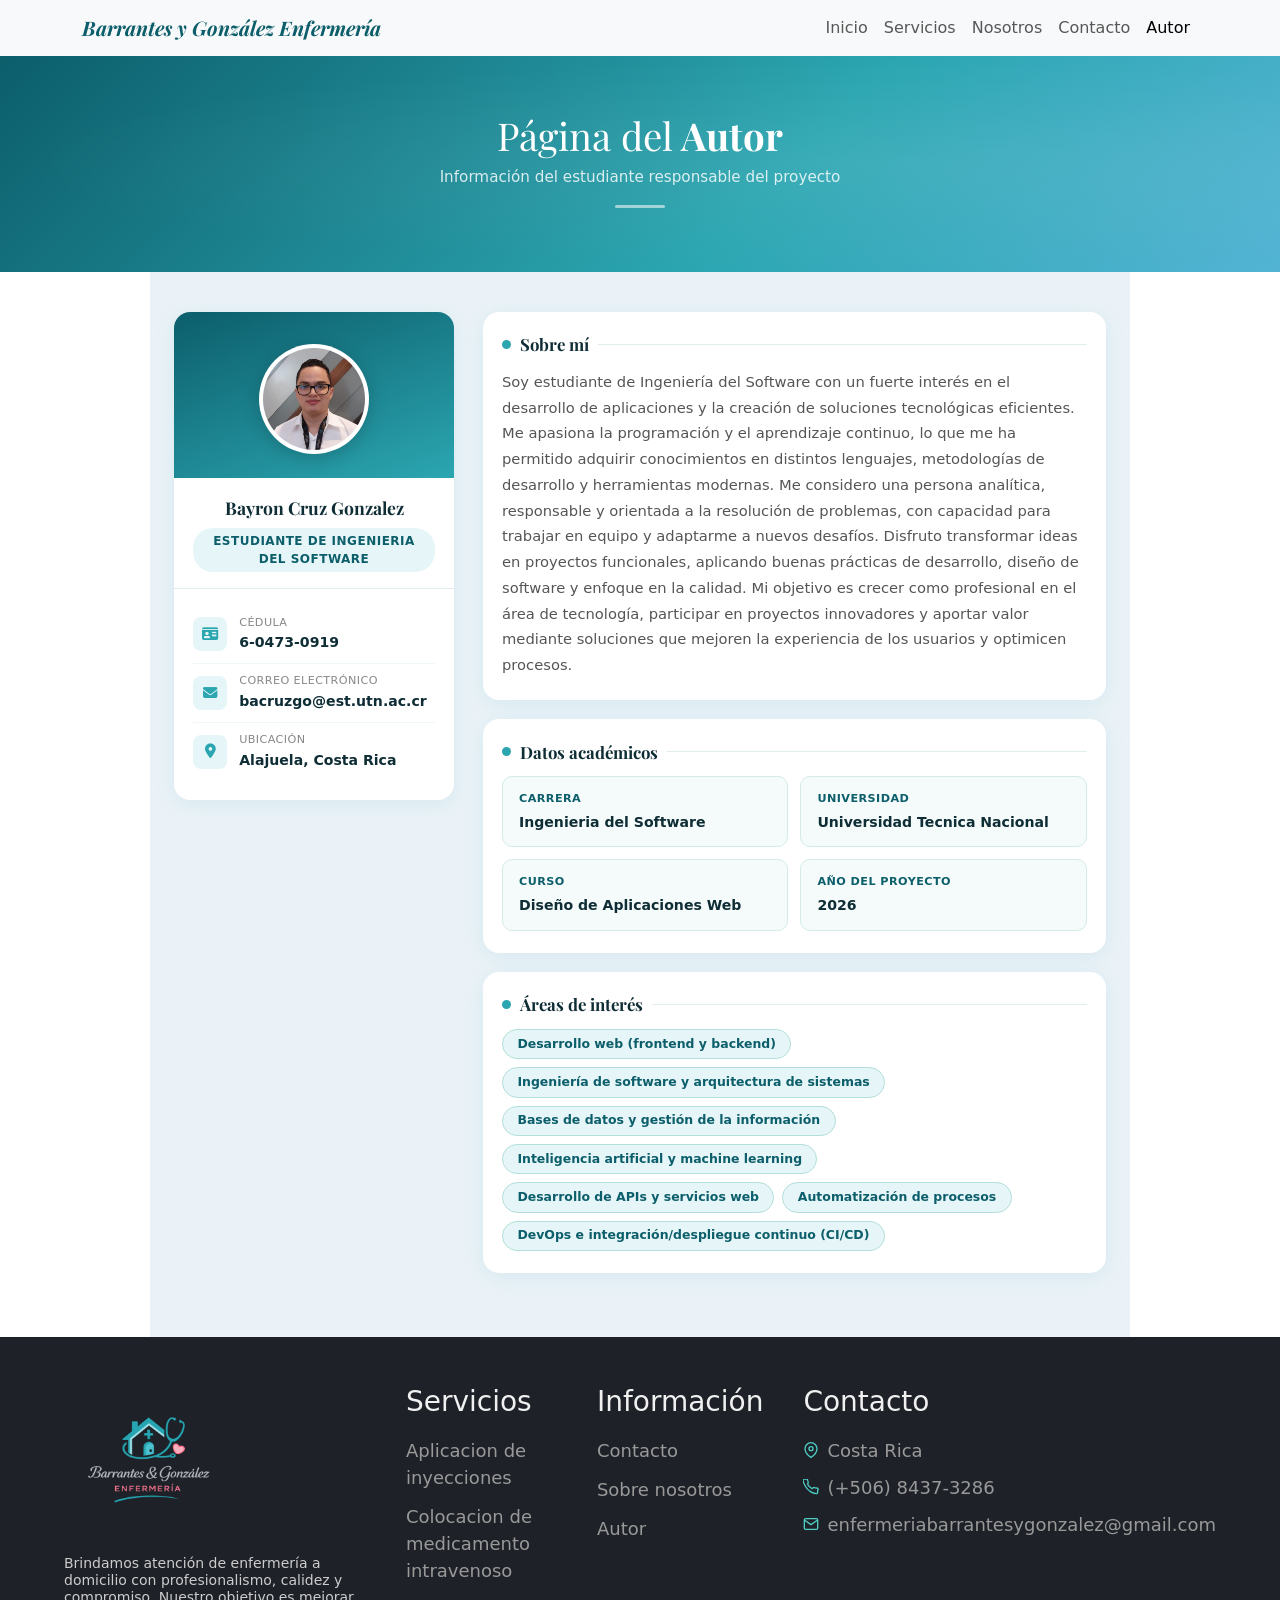
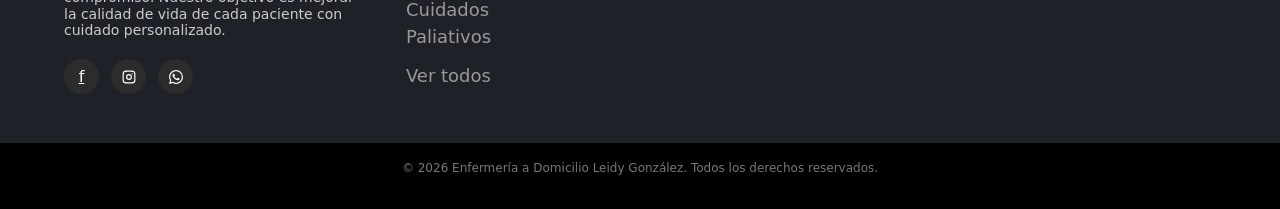
<file: autor.html>
<!DOCTYPE html>
<html lang="es">

<head>
    <meta charset='utf-8'>
    <meta http-equiv='X-UA-Compatible' content='IE=edge'>
    <title>Barrantes y González Enfermería</title>
    <meta name='viewport' content='width=device-width, initial-scale=1'>
    <link rel="icon" type="image/x-icon" href="assets/favicon.ico">

    <link rel='stylesheet' type='text/css' media='screen' href='main.css'>


    <link rel="stylesheet" href="https://cdn.jsdelivr.net/npm/bootstrap-icons@1.13.1/font/bootstrap-icons.min.css">
    <link href="https://cdn.jsdelivr.net/npm/bootstrap@5.3.8/dist/css/bootstrap.min.css" rel="stylesheet"
        integrity="sha384-sRIl4kxILFvY47J16cr9ZwB07vP4J8+LH7qKQnuqkuIAvNWLzeN8tE5YBujZqJLB" crossorigin="anonymous">

    <link href="https://fonts.googleapis.com/css2?family=Playfair+Display:ital,wght@1,600&display=swap"
        rel="stylesheet">

    <link rel="stylesheet" href="https://cdnjs.cloudflare.com/ajax/libs/font-awesome/6.5.0/css/all.min.css">
</head>

<body>

    <!-- NAVBAR -->
    <nav class="navbar navbar-expand-lg bg-body-tertiary">
        <div class="container">
            <a class="navbar-brand fw-bold titulo-navbar" href="#">Barrantes y González Enfermería</a>
            <button class="navbar-toggler" type="button" data-bs-toggle="collapse" data-bs-target="#mainNavbar"
                aria-controls="mainNavbar" aria-expanded="false" aria-label="Toggle navigation">
                <i class="bi bi-list"></i>
            </button>
            <div class="collapse navbar-collapse" id="mainNavbar">
                <ul class="navbar-nav ms-auto">
                    <li class="nav-item"><a class="nav-link" href="index.html">Inicio</a></li>
                    <li class="nav-item"><a class="nav-link" href="servicios.html">Servicios</a></li>
                    <li class="nav-item"><a class="nav-link" href="nosotros.html">Nosotros</a></li>
                    <li class="nav-item"><a class="nav-link" href="contacto.html">Contacto</a></li>
                    <li class="nav-item"><a class="nav-link active" href="autor.html">Autor</a></li>
                </ul>
            </div>
        </div>
    </nav>

    <!-- HERO -->
    <section class="hero">
        <h1 class="hero__title"><span>Página del</span> Autor</h1>
        <p class="hero__sub">Información del estudiante responsable del proyecto</p>
        <div class="hero__line"></div>
    </section>

    <main class="autor-wrap">


        <div class="autor-profile-card">

            <div class="autor-profile-card__photo-bg">
                <div class="autor-photo-ring">
                    <img src="assets/bayron_picture.jpg" alt="">

                </div>
            </div>

            <div class="autor-profile-card__name-wrap">
                <p class="autor-profile-card__name">Bayron Cruz Gonzalez</p>
                <span class="autor-profile-card__role">Estudiante de Ingenieria del Software</span>
            </div>

            <ul class="autor-contact-list">
                <li class="autor-contact-item">
                    <div class="autor-contact-icon">
                        <i class="fa-solid fa-id-card"></i>
                    </div>
                    <div>
                        <p class="autor-contact-label">Cédula</p>
                        <p class="autor-contact-value">6-0473-0919</p>
                    </div>
                </li>
                <li class="autor-contact-item">
                    <div class="autor-contact-icon">
                        <i class="fa-solid fa-envelope"></i>
                    </div>
                    <div>
                        <p class="autor-contact-label">Correo electrónico</p>
                        <p class="autor-contact-value">bacruzgo@est.utn.ac.cr</p>
                    </div>
                </li>
                <li class="autor-contact-item">
                    <div class="autor-contact-icon">
                        <i class="fa-solid fa-location-dot"></i>
                    </div>
                    <div>
                        <p class="autor-contact-label">Ubicación</p>
                        <p class="autor-contact-value">Alajuela, Costa Rica</p>
                    </div>
                </li>
            </ul>
        </div>

        <div class="autor-right-col">

            <div class="autor-section-card">
                <h2 class="autor-section-title">
                    <span class="autor-dot"></span>Sobre mí
                </h2>
                <p class="autor-bio">
                    Soy estudiante de Ingeniería del Software con un fuerte interés en el desarrollo de aplicaciones y
                    la creación de soluciones tecnológicas eficientes. Me apasiona la programación y el aprendizaje
                    continuo, lo que me ha permitido adquirir conocimientos en distintos lenguajes, metodologías de
                    desarrollo y herramientas modernas.

                    Me considero una persona analítica, responsable y orientada a la resolución de problemas, con
                    capacidad para trabajar en equipo y adaptarme a nuevos desafíos. Disfruto transformar ideas en
                    proyectos funcionales, aplicando buenas prácticas de desarrollo, diseño de software y enfoque en la
                    calidad.

                    Mi objetivo es crecer como profesional en el área de tecnología, participar en proyectos innovadores
                    y aportar valor mediante soluciones que mejoren la experiencia de los usuarios y optimicen procesos.
                </p>
            </div>

            <div class="autor-section-card">
                <h2 class="autor-section-title">
                    <span class="autor-dot"></span>Datos académicos
                </h2>
                <div class="autor-info-grid">
                    <div class="autor-info-block">
                        <p class="autor-info-label">Carrera</p>
                        <p class="autor-info-value">Ingenieria del Software</p>
                    </div>
                    <div class="autor-info-block">
                        <p class="autor-info-label">Universidad</p>
                        <p class="autor-info-value">Universidad Tecnica Nacional</p>
                    </div>
                    <div class="autor-info-block">
                        <p class="autor-info-label">Curso</p>
                        <p class="autor-info-value">Diseño de Aplicaciones Web</p>
                    </div>
                    <div class="autor-info-block">
                        <p class="autor-info-label">Año del proyecto</p>
                        <p class="autor-info-value">2026</p>
                    </div>
                </div>
            </div>

            <div class="autor-section-card">
                <h2 class="autor-section-title">
                    <span class="autor-dot"></span>Áreas de interés
                </h2>
                <div class="autor-chips">
                    <span class="autor-chip">Desarrollo web (frontend y backend)</span>
                    <span class="autor-chip">Ingeniería de software y arquitectura de sistemas</span>
                    <span class="autor-chip">Bases de datos y gestión de la información</span>
                    <span class="autor-chip">Inteligencia artificial y machine learning</span>
                    <span class="autor-chip">Desarrollo de APIs y servicios web</span>
                    <span class="autor-chip">Automatización de procesos</span>
                    <span class="autor-chip">DevOps e integración/despliegue continuo (CI/CD)</span>
                </div>
            </div>

        </div>
    </main>

    <!-- FOOTER -->
    <footer>
        <div class="footer-wrap">
            <div class="footer-content">

                <div class="footer-columns footer-about">
                    <div class="footer-logo">
                        <img src="assets/LogoEnfermeriaB&G.png" alt="Barrantes & González Enfermería">
                    </div>

                    <p class="footer-description">
                        Brindamos atención de enfermería a domicilio con profesionalismo, calidez y compromiso.
                        Nuestro objetivo es mejorar la calidad de vida de cada paciente con cuidado personalizado.
                    </p>

                    <div class="footer-social">
                        <a href="https://www.facebook.com/share/18PumKnkA3/" target="_blank" aria-label="Facebook">f</a>
                        <a href="https://www.instagram.com/enfermeriabarrantesygonzalez?igsh=djk5enp1NzdvaDA1"
                            target="_blank" aria-label="Instagram">
                            <svg width="14" height="14" viewBox="0 0 24 24" fill="none" stroke="currentColor"
                                stroke-width="2">
                                <rect x="2" y="2" width="20" height="20" rx="5" />
                                <circle cx="12" cy="12" r="4" />
                                <circle cx="17.5" cy="6.5" r="1" fill="currentColor" stroke="none" />
                            </svg>
                        </a>
                        <a href="https://wa.me/50684373286?text=Hola,%20me%20interesa%20información%20sobre%20sus%20servicios"
                            target="_blank" aria-label="WhatsApp">
                            <svg width="14" height="14" viewBox="0 0 24 24" fill="currentColor">
                                <path
                                    d="M17.472 14.382c-.297-.149-1.758-.867-2.03-.967-.273-.099-.471-.148-.67.15-.197.297-.767.966-.94 1.164-.173.199-.347.223-.644.075-.297-.15-1.255-.463-2.39-1.475-.883-.788-1.48-1.761-1.653-2.059-.173-.297-.018-.458.13-.606.134-.133.298-.347.446-.52.149-.174.198-.298.298-.497.099-.198.05-.371-.025-.52-.075-.149-.669-1.612-.916-2.207-.242-.579-.487-.5-.669-.51-.173-.008-.371-.01-.57-.01-.198 0-.52.074-.792.372-.272.297-1.04 1.016-1.04 2.479 0 1.462 1.065 2.875 1.213 3.074.149.198 2.096 3.2 5.077 4.487.709.306 1.262.489 1.694.625.712.227 1.36.195 1.871.118.571-.085 1.758-.719 2.006-1.413.248-.694.248-1.289.173-1.413-.074-.124-.272-.198-.57-.347m-5.421 7.403h-.004a9.87 9.87 0 01-5.031-1.378l-.361-.214-3.741.982.998-3.648-.235-.374a9.86 9.86 0 01-1.51-5.26c.001-5.45 4.436-9.884 9.888-9.884 2.64 0 5.122 1.03 6.988 2.898a9.825 9.825 0 012.893 6.994c-.003 5.45-4.437 9.884-9.885 9.884m8.413-18.297A11.815 11.815 0 0012.05 0C5.495 0 .16 5.335.157 11.892c0 2.096.547 4.142 1.588 5.945L.057 24l6.305-1.654a11.882 11.882 0 005.683 1.448h.005c6.554 0 11.89-5.335 11.893-11.893a11.821 11.821 0 00-3.48-8.413Z" />
                            </svg>
                        </a>
                    </div>
                </div>

                <div class="footer-columns">
                    <h3>Servicios</h3>
                    <ul class="wdm-footer-list">
                        <li class="wdm-list-item"><a href="servicios.html#servicio-1">Aplicacion de inyecciones</a></li>
                        <li class="wdm-list-item"><a href="servicios.html#servicio-2">Colocacion de medicamento
                                intravenoso</a></li>
                        <li class="wdm-list-item"><a href="servicios.html#servicio-7">Cuidados Paliativos</a></li>
                        <li class="wdm-list-item"><a href="servicios.html">Ver todos</a></li>
                    </ul>
                </div>

                <div class="footer-columns">
                    <h3>Información</h3>
                    <ul class="wdm-footer-list">
                        <li class="wdm-list-item"><a href="contacto.html">Contacto</a></li>
                        <li class="wdm-list-item"><a href="nosotros.html">Sobre nosotros</a></li>
                        <li class="wdm-list-item"><a href="autor.html">Autor</a></li>
                    </ul>
                </div>

                <div class="footer-columns">
                    <h3>Contacto</h3>
                    <div class="footer-contact-item">
                        <svg class="contact-icon" viewBox="0 0 24 24" fill="none" stroke="currentColor"
                            stroke-width="2">
                            <path d="M21 10c0 7-9 13-9 13s-9-6-9-13a9 9 0 0118 0z" />
                            <circle cx="12" cy="10" r="3" />
                        </svg>
                        Costa Rica
                    </div>
                    <div class="footer-contact-item">
                        <svg class="contact-icon" viewBox="0 0 24 24" fill="none" stroke="currentColor"
                            stroke-width="2">
                            <path
                                d="M22 16.92v3a2 2 0 01-2.18 2 19.79 19.79 0 01-8.63-3.07A19.5 19.5 0 013.07 9.81a19.79 19.79 0 01-3.07-8.68A2 2 0 012 .18h3a2 2 0 012 1.72c.127.96.361 1.903.7 2.81a2 2 0 01-.45 2.11L6.91 7.91a16 16 0 006.72 6.72l1.29-1.29a2 2 0 012.11-.45c.907.339 1.85.573 2.81.7A2 2 0 0122 16.92z" />
                        </svg>
                        (+506) 8437-3286
                    </div>
                    <div class="footer-contact-item">
                        <svg class="contact-icon" viewBox="0 0 24 24" fill="none" stroke="currentColor"
                            stroke-width="2">
                            <path d="M4 4h16c1.1 0 2 .9 2 2v12c0 1.1-.9 2-2 2H4c-1.1 0-2-.9-2-2V6c0-1.1.9-2 2-2z" />
                            <polyline points="22,6 12,13 2,6" />
                        </svg>
                        enfermeriabarrantesygonzalez@gmail.com
                    </div>
                </div>

            </div>
        </div>

        <div class="footer-bottom">
            <p>© 2026 Enfermería a Domicilio Leidy González. Todos los derechos reservados.</p>
        </div>
    </footer>

    <script src="https://cdnjs.cloudflare.com/ajax/libs/bootstrap/5.3.3/js/bootstrap.bundle.min.js"></script>
</body>

</html>
</file>
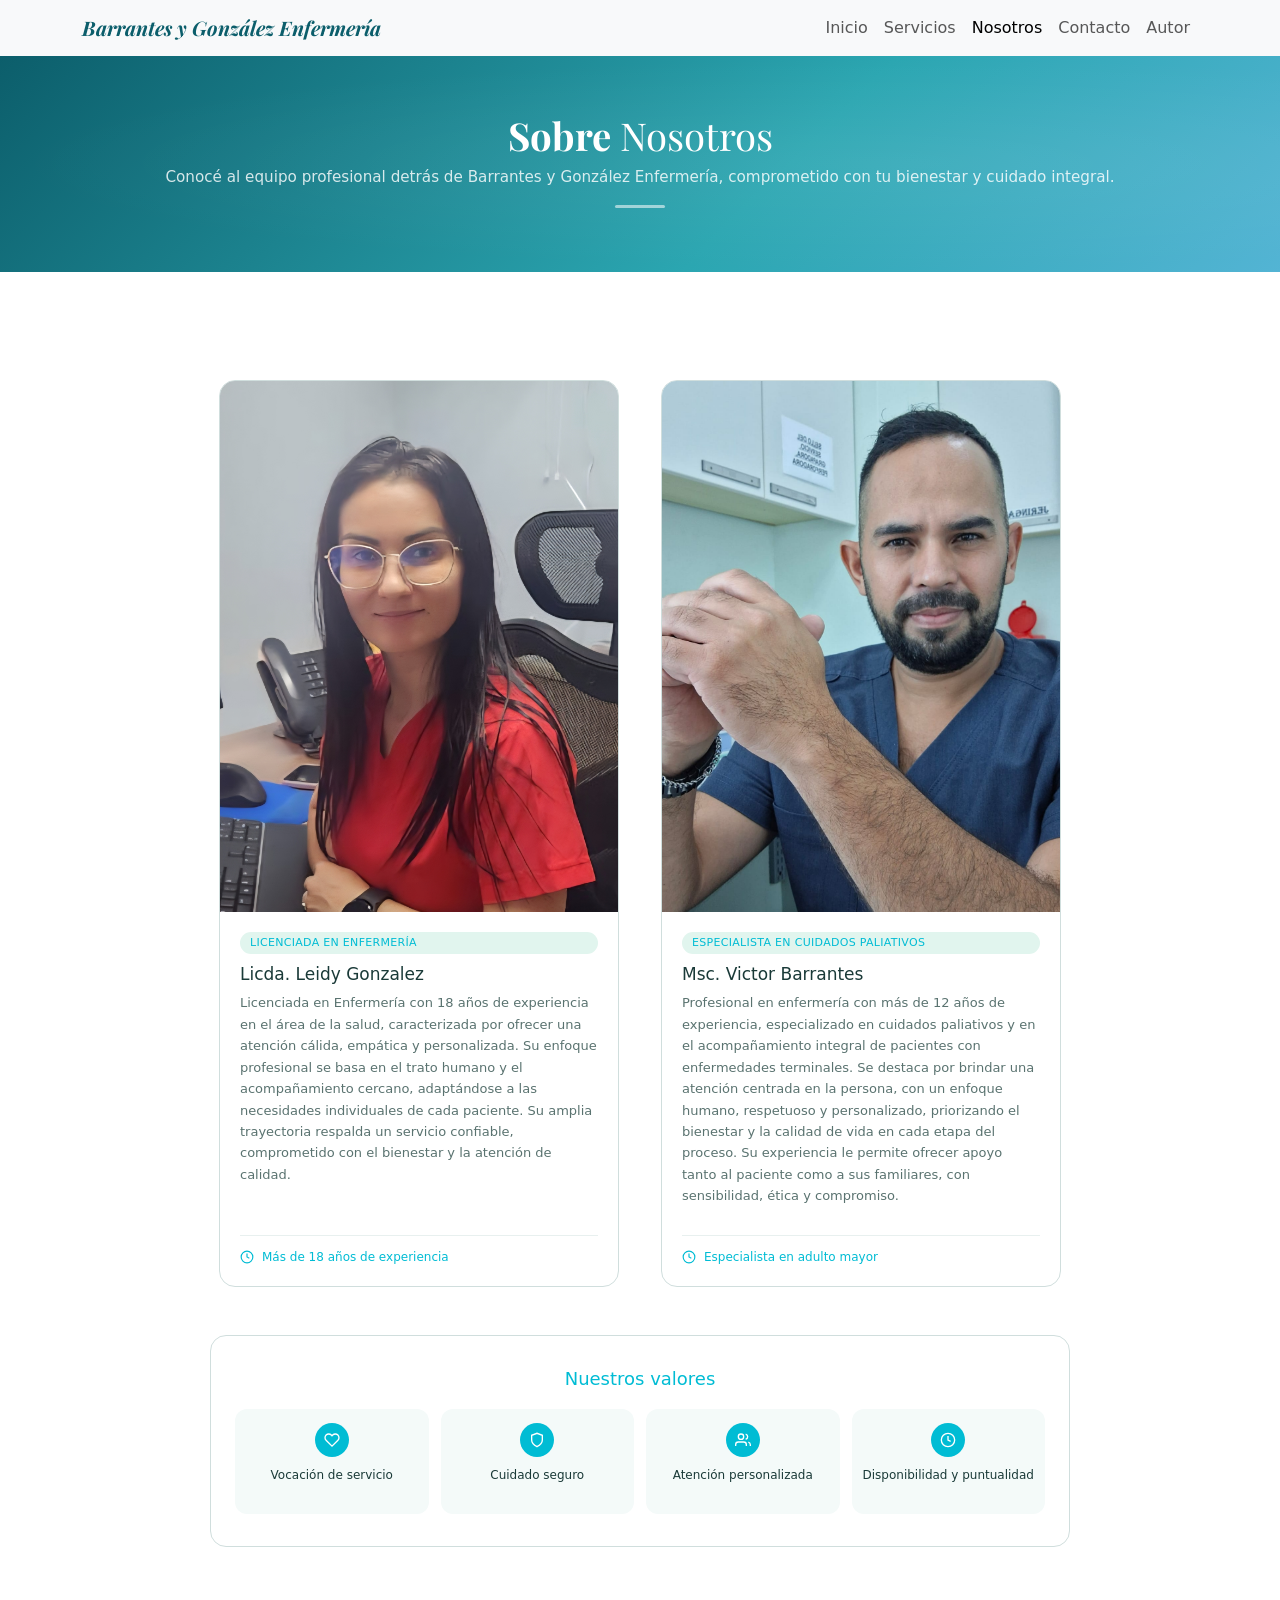
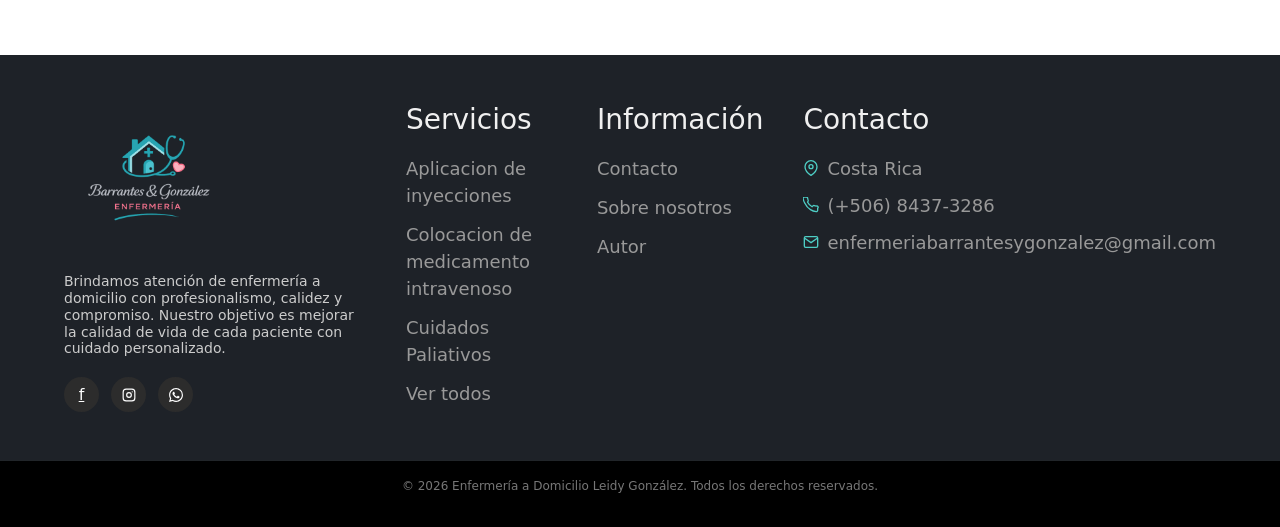
<file: nosotros.html>
<!doctype html>
<html lang="en">

<head>
    <meta charset='utf-8'>
    <meta http-equiv='X-UA-Compatible' content='IE=edge'>
    <title>Barrantes y González Enfermería</title>
    <meta name='viewport' content='width=device-width, initial-scale=1'>
    <link rel="icon" type="image/x-icon" href="assets/favicon.ico">

    <link rel='stylesheet' type='text/css' media='screen' href='main.css'>


    <link rel="stylesheet" href="https://cdn.jsdelivr.net/npm/bootstrap-icons@1.13.1/font/bootstrap-icons.min.css">
    <link href="https://cdn.jsdelivr.net/npm/bootstrap@5.3.8/dist/css/bootstrap.min.css" rel="stylesheet"
        integrity="sha384-sRIl4kxILFvY47J16cr9ZwB07vP4J8+LH7qKQnuqkuIAvNWLzeN8tE5YBujZqJLB" crossorigin="anonymous">

    <link href="https://fonts.googleapis.com/css2?family=Playfair+Display:ital,wght@1,600&display=swap"
        rel="stylesheet">
</head>

<body>
    <header>
        <!-- NAVBAR -->
        <nav class="navbar navbar-expand-lg bg-body-tertiary">
            <div class="container">
                <a class="navbar-brand fw-bold titulo-navbar" href="#">Barrantes y González Enfermería</a>
                <button class="navbar-toggler" type="button" data-bs-toggle="collapse" data-bs-target="#mainNavbar"
                    aria-controls="mainNavbar" aria-expanded="false" aria-label="Toggle navigation">
                    <i class="bi bi-list"></i>
                </button>
                <div class="collapse navbar-collapse" id="mainNavbar">
                    <ul class="navbar-nav ms-auto">
                        <li class="nav-item"><a class="nav-link" href="index.html">Inicio</a></li>
                        <li class="nav-item"><a class="nav-link" href="servicios.html">Servicios</a></li>
                        <li class="nav-item"><a class="nav-link active" href="nosotros.html">Nosotros</a></li>
                        <li class="nav-item"><a class="nav-link" href="contacto.html">Contacto</a></li>
                        <li class="nav-item"><a class="nav-link" href="autor.html">Autor</a></li>
                    </ul>
                </div>
            </div>
        </nav>

    </header>

    <!-- HERO -->
    <section class="hero">
        <h1 class="hero__title">Sobre <span>Nosotros</span></h1>
        <p class="hero__sub">Conocé al equipo profesional detrás de Barrantes y González Enfermería, comprometido con tu bienestar y
            cuidado
            integral.</p>
        <div class="hero__line"></div>
    </section>

    <main>

        <section class="qs-page">
            <div class="qs-body">

                <div class="qs-cards">

                    <div class="doctor-card">
                        <div class="doctor-img-wrap">
                            <img src="assets/enfLeidy.jpg" alt="Licda. Leidy Gonzalez"
                                onerror="this.style.display='none';this.nextElementSibling.style.display='flex'">
                        </div>
                        <div class="doctor-info">
                            <span class="doctor-tag">Licenciada en Enfermería</span>
                            <h3>Licda. Leidy Gonzalez</h3>
                            <p>Licenciada en Enfermería con 18 años de experiencia en el área de la salud, caracterizada
                                por ofrecer una atención cálida, empática y personalizada. Su enfoque profesional se
                                basa en el trato humano y el acompañamiento cercano, adaptándose a las necesidades
                                individuales de cada paciente. Su amplia trayectoria respalda un servicio confiable,
                                comprometido con el bienestar y la atención de calidad.</p>
                            <div class="doctor-divider"></div>
                            <div class="doctor-stat">
                                <svg viewBox="0 0 24 24" fill="none" stroke="currentColor" stroke-width="2">
                                    <circle cx="12" cy="12" r="10" />
                                    <path d="M12 6v6l4 2" />
                                </svg>
                                Más de 18 años de experiencia
                            </div>
                        </div>
                    </div>

                    <div class="doctor-card">
                        <div class="doctor-img-wrap">
                            <img src="assets/enfVictor.jpg" alt="Lic. Victor Barrantes"
                                onerror="this.style.display='none';this.nextElementSibling.style.display='flex'">
                        </div>
                        <div class="doctor-info">
                            <span class="doctor-tag">Especialista en Cuidados Paliativos</span>
                            <h3>Msc. Victor Barrantes</h3>
                            <p>Profesional en enfermería con más de 12 años de experiencia, especializado en cuidados
                                paliativos y en el acompañamiento integral de pacientes con enfermedades terminales. Se
                                destaca por brindar una atención centrada en la persona, con un enfoque humano,
                                respetuoso y personalizado, priorizando el bienestar y la calidad de vida en cada etapa
                                del proceso. Su experiencia le permite ofrecer apoyo tanto al paciente como a sus
                                familiares, con sensibilidad, ética y compromiso.</p>
                            <div class="doctor-divider"></div>
                            <div class="doctor-stat">
                                <svg viewBox="0 0 24 24" fill="none" stroke="currentColor" stroke-width="2">
                                    <circle cx="12" cy="12" r="10" />
                                    <path d="M12 6v6l4 2" />
                                </svg>
                                Especialista en adulto mayor
                            </div>
                        </div>
                    </div>

                </div>

                <div class="qs-values">
                    <h2>Nuestros valores</h2>
                    <div class="values-grid">

                        <div class="value-item">
                            <div class="value-icon">
                                <svg viewBox="0 0 24 24" fill="none" stroke="currentColor" stroke-width="2">
                                    <path
                                        d="M20.84 4.61a5.5 5.5 0 00-7.78 0L12 5.67l-1.06-1.06a5.5 5.5 0 00-7.78 7.78l1.06 1.06L12 21.23l7.78-7.78 1.06-1.06a5.5 5.5 0 000-7.78z" />
                                </svg>
                            </div>
                            <p>Vocación de servicio</p>
                        </div>

                        <div class="value-item">
                            <div class="value-icon">
                                <svg viewBox="0 0 24 24" fill="none" stroke="currentColor" stroke-width="2">
                                    <path d="M12 22s8-4 8-10V5l-8-3-8 3v7c0 6 8 10 8 10z" />
                                </svg>
                            </div>
                            <p>Cuidado seguro</p>
                        </div>

                        <div class="value-item">
                            <div class="value-icon">
                                <svg viewBox="0 0 24 24" fill="none" stroke="currentColor" stroke-width="2">
                                    <path d="M17 21v-2a4 4 0 00-4-4H5a4 4 0 00-4 4v2" />
                                    <circle cx="9" cy="7" r="4" />
                                    <path d="M23 21v-2a4 4 0 00-3-3.87M16 3.13a4 4 0 010 7.75" />
                                </svg>
                            </div>
                            <p>Atención personalizada</p>
                        </div>

                        <div class="value-item">
                            <div class="value-icon">
                                <svg viewBox="0 0 24 24" fill="none" stroke="currentColor" stroke-width="2">
                                    <circle cx="12" cy="12" r="10" />
                                    <polyline points="12 6 12 12 16 14" />
                                </svg>
                            </div>
                            <p>Disponibilidad y puntualidad</p>
                        </div>

                    </div>
                </div>

            </div>

        </section>
    </main>
    <footer>
        <div class="footer-wrap">
            <div class="footer-content">

                <div class="footer-columns footer-about">
                    <div class="footer-logo">
                        <img src="assets/LogoEnfermeriaB&G.png" alt="Barrantes & González Enfermería">
                    </div>

                    <p class="footer-description">
                        Brindamos atención de enfermería a domicilio con profesionalismo, calidez y compromiso.
                        Nuestro objetivo es mejorar la calidad de vida de cada paciente con cuidado personalizado.
                    </p>

                    <div class="footer-social">
                        <a href="https://www.facebook.com/share/18PumKnkA3/" target="_blank" aria-label="Facebook">f</a>
                        <a href="https://www.instagram.com/enfermeriabarrantesygonzalez?igsh=djk5enp1NzdvaDA1" target="_blank" aria-label="Instagram">
                            <svg width="14" height="14" viewBox="0 0 24 24" fill="none" stroke="currentColor"
                                stroke-width="2">
                                <rect x="2" y="2" width="20" height="20" rx="5" />
                                <circle cx="12" cy="12" r="4" />
                                <circle cx="17.5" cy="6.5" r="1" fill="currentColor" stroke="none" />
                            </svg>
                        </a>
                        <a href="https://wa.me/50684373286?text=Hola,%20me%20interesa%20información%20sobre%20sus%20servicios" target="_blank" aria-label="WhatsApp">
                            <svg width="14" height="14" viewBox="0 0 24 24" fill="currentColor">
                                <path
                                    d="M17.472 14.382c-.297-.149-1.758-.867-2.03-.967-.273-.099-.471-.148-.67.15-.197.297-.767.966-.94 1.164-.173.199-.347.223-.644.075-.297-.15-1.255-.463-2.39-1.475-.883-.788-1.48-1.761-1.653-2.059-.173-.297-.018-.458.13-.606.134-.133.298-.347.446-.52.149-.174.198-.298.298-.497.099-.198.05-.371-.025-.52-.075-.149-.669-1.612-.916-2.207-.242-.579-.487-.5-.669-.51-.173-.008-.371-.01-.57-.01-.198 0-.52.074-.792.372-.272.297-1.04 1.016-1.04 2.479 0 1.462 1.065 2.875 1.213 3.074.149.198 2.096 3.2 5.077 4.487.709.306 1.262.489 1.694.625.712.227 1.36.195 1.871.118.571-.085 1.758-.719 2.006-1.413.248-.694.248-1.289.173-1.413-.074-.124-.272-.198-.57-.347m-5.421 7.403h-.004a9.87 9.87 0 01-5.031-1.378l-.361-.214-3.741.982.998-3.648-.235-.374a9.86 9.86 0 01-1.51-5.26c.001-5.45 4.436-9.884 9.888-9.884 2.64 0 5.122 1.03 6.988 2.898a9.825 9.825 0 012.893 6.994c-.003 5.45-4.437 9.884-9.885 9.884m8.413-18.297A11.815 11.815 0 0012.05 0C5.495 0 .16 5.335.157 11.892c0 2.096.547 4.142 1.588 5.945L.057 24l6.305-1.654a11.882 11.882 0 005.683 1.448h.005c6.554 0 11.89-5.335 11.893-11.893a11.821 11.821 0 00-3.48-8.413Z" />
                            </svg>
                        </a>
                    </div>
                </div>

                <div class="footer-columns">
                    <h3>Servicios</h3>
                    <ul class="wdm-footer-list">
                        <li class="wdm-list-item"><a href="servicios.html#servicio-1">Aplicacion de inyecciones</a></li>
                        <li class="wdm-list-item"><a href="servicios.html#servicio-2">Colocacion de medicamento intravenoso</a></li>
                        <li class="wdm-list-item"><a href="servicios.html#servicio-7">Cuidados Paliativos</a></li>
                        <li class="wdm-list-item"><a href="servicios.html">Ver todos</a></li>
                    </ul>
                </div>

                <div class="footer-columns">
                    <h3>Información</h3>
                    <ul class="wdm-footer-list">
                        <li class="wdm-list-item"><a href="contacto.html">Contacto</a></li>
                        <li class="wdm-list-item"><a href="nosotros.html">Sobre nosotros</a></li>
                        <li class="wdm-list-item"><a href="autor.html">Autor</a></li>
                    </ul>
                </div>

                <div class="footer-columns">
                    <h3>Contacto</h3>
                    <div class="footer-contact-item">
                        <svg class="contact-icon" viewBox="0 0 24 24" fill="none" stroke="currentColor"
                            stroke-width="2">
                            <path d="M21 10c0 7-9 13-9 13s-9-6-9-13a9 9 0 0118 0z" />
                            <circle cx="12" cy="10" r="3" />
                        </svg>
                        Costa Rica
                    </div>
                    <div class="footer-contact-item">
                        <svg class="contact-icon" viewBox="0 0 24 24" fill="none" stroke="currentColor"
                            stroke-width="2">
                            <path
                                d="M22 16.92v3a2 2 0 01-2.18 2 19.79 19.79 0 01-8.63-3.07A19.5 19.5 0 013.07 9.81a19.79 19.79 0 01-3.07-8.68A2 2 0 012 .18h3a2 2 0 012 1.72c.127.96.361 1.903.7 2.81a2 2 0 01-.45 2.11L6.91 7.91a16 16 0 006.72 6.72l1.29-1.29a2 2 0 012.11-.45c.907.339 1.85.573 2.81.7A2 2 0 0122 16.92z" />
                        </svg>
                        (+506) 8437-3286
                    </div>
                    <div class="footer-contact-item">
                        <svg class="contact-icon" viewBox="0 0 24 24" fill="none" stroke="currentColor"
                            stroke-width="2">
                            <path d="M4 4h16c1.1 0 2 .9 2 2v12c0 1.1-.9 2-2 2H4c-1.1 0-2-.9-2-2V6c0-1.1.9-2 2-2z" />
                            <polyline points="22,6 12,13 2,6" />
                        </svg>
                        enfermeriabarrantesygonzalez@gmail.com
                    </div>
                </div>

            </div>
        </div>

        <div class="footer-bottom">
            <p>© 2026 Enfermería a Domicilio Leidy González. Todos los derechos reservados.</p>
        </div>
    </footer>
    <!-- Bootstrap JavaScript Libraries -->
    <script src="https://cdn.jsdelivr.net/npm/@popperjs/core@2.11.8/dist/umd/popper.min.js"
        integrity="sha384-I7E8VVD/ismYTF4hNIPjVp/Zjvgyol6VFvRkX/vR+Vc4jQkC+hVqc2pM8ODewa9r"
        crossorigin="anonymous"></script>

    <script src="https://cdn.jsdelivr.net/npm/bootstrap@5.3.2/dist/js/bootstrap.min.js"
        integrity="sha384-BBtl+eGJRgqQAUMxJ7pMwbEyER4l1g+O15P+16Ep7Q9Q+zqX6gSbd85u4mG4QzX+"
        crossorigin="anonymous"></script>
</body>

</html>
</file>
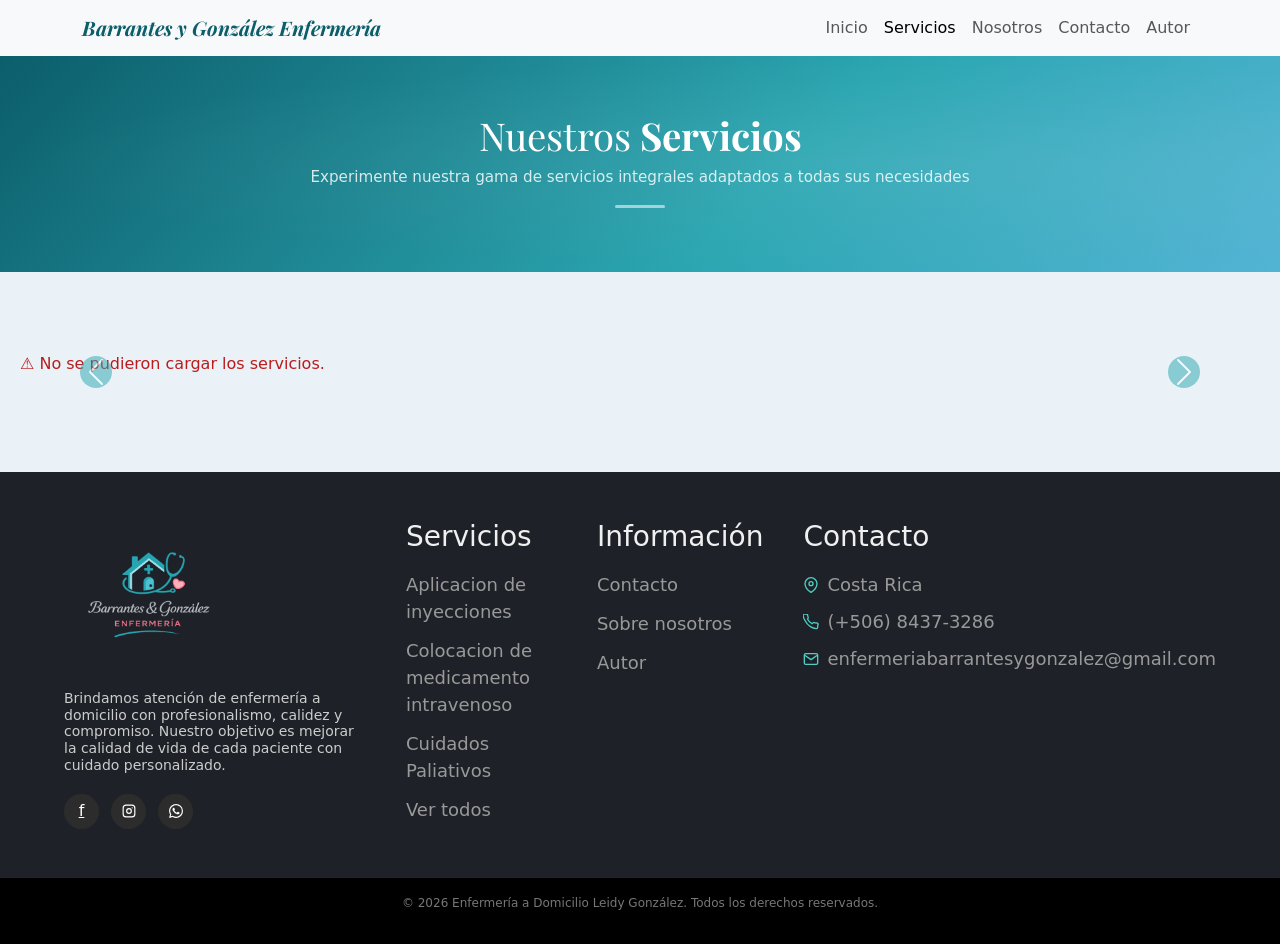
<file: servicios.html>
<!doctype html>
<html lang="en">

<head>
    <meta charset='utf-8'>
    <meta http-equiv='X-UA-Compatible' content='IE=edge'>
    <title>Barrantes y González Enfermería</title>
    <meta name='viewport' content='width=device-width, initial-scale=1'>
    <link rel="icon" type="image/x-icon" href="assets/favicon.ico">

    <link rel='stylesheet' type='text/css' media='screen' href='main.css'>


    <link rel="stylesheet" href="https://cdn.jsdelivr.net/npm/bootstrap-icons@1.13.1/font/bootstrap-icons.min.css">
    <link href="https://cdn.jsdelivr.net/npm/bootstrap@5.3.8/dist/css/bootstrap.min.css" rel="stylesheet"
        integrity="sha384-sRIl4kxILFvY47J16cr9ZwB07vP4J8+LH7qKQnuqkuIAvNWLzeN8tE5YBujZqJLB" crossorigin="anonymous">

    <link href="https://fonts.googleapis.com/css2?family=Playfair+Display:ital,wght@1,600&display=swap"
        rel="stylesheet">
</head>

<body>
    <!-- NAVBAR -->
    <nav class="navbar navbar-expand-lg bg-body-tertiary">
        <div class="container">
            <a class="navbar-brand fw-bold titulo-navbar" href="#">Barrantes y González Enfermería</a>
            <button class="navbar-toggler" type="button" data-bs-toggle="collapse" data-bs-target="#mainNavbar"
                aria-controls="mainNavbar" aria-expanded="false" aria-label="Toggle navigation">
                <i class="bi bi-list"></i>
            </button>
            <div class="collapse navbar-collapse" id="mainNavbar">
                <ul class="navbar-nav ms-auto">
                    <li class="nav-item"><a class="nav-link" href="index.html">Inicio</a></li>
                    <li class="nav-item"><a class="nav-link active" href="servicios.html">Servicios</a></li>
                    <li class="nav-item"><a class="nav-link" href="nosotros.html">Nosotros</a></li>
                    <li class="nav-item"><a class="nav-link" href="contacto.html">Contacto</a></li>
                    <li class="nav-item"><a class="nav-link" href="autor.html">Autor</a></li>
                </ul>
            </div>
        </div>
    </nav>

    <!-- SERVICIOS -->

    <section class="hero">
        <h1 class="hero__title"><span>Nuestros</span> Servicios</h1>
        <p class="hero__sub">Experimente nuestra gama de servicios integrales adaptados a todas sus
            necesidades</p>
        <div class="hero__line"></div>
    </section>

    <main>
        <section class="sub-servicios-section">

            <div id="carouselServicios" class="carousel slide" data-bs-ride="carousel">

                <div class="carousel-inner"></div>


                <!-- BOTONES -->
                <button class="carousel-control-prev" type="button" data-bs-target="#carouselServicios"
                    data-bs-slide="prev">
                    <span class="carousel-control-prev-icon"></span>
                </button>

                <button class="carousel-control-next" type="button" data-bs-target="#carouselServicios"
                    data-bs-slide="next">
                    <span class="carousel-control-next-icon"></span>
                </button>

            </div>

        </section>
    </main>
    <footer>
        <div class="footer-wrap">
            <div class="footer-content">

                <div class="footer-columns footer-about">
                    <div class="footer-logo">
                        <img src="assets/LogoEnfermeriaB&G.png" alt="Barrantes & González Enfermería">
                    </div>

                    <p class="footer-description">
                        Brindamos atención de enfermería a domicilio con profesionalismo, calidez y compromiso.
                        Nuestro objetivo es mejorar la calidad de vida de cada paciente con cuidado personalizado.
                    </p>

                    <div class="footer-social">
                        <a href="https://www.facebook.com/share/18PumKnkA3/" target="_blank" aria-label="Facebook">f</a>
                        <a href="https://www.instagram.com/enfermeriabarrantesygonzalez?igsh=djk5enp1NzdvaDA1" target="_blank" aria-label="Instagram">
                            <svg width="14" height="14" viewBox="0 0 24 24" fill="none" stroke="currentColor"
                                stroke-width="2">
                                <rect x="2" y="2" width="20" height="20" rx="5" />
                                <circle cx="12" cy="12" r="4" />
                                <circle cx="17.5" cy="6.5" r="1" fill="currentColor" stroke="none" />
                            </svg>
                        </a>
                        <a href="https://wa.me/50684373286?text=Hola,%20me%20interesa%20información%20sobre%20sus%20servicios"
                            target="_blank" aria-label="WhatsApp">
                            <svg width="14" height="14" viewBox="0 0 24 24" fill="currentColor">
                                <path
                                    d="M17.472 14.382c-.297-.149-1.758-.867-2.03-.967-.273-.099-.471-.148-.67.15-.197.297-.767.966-.94 1.164-.173.199-.347.223-.644.075-.297-.15-1.255-.463-2.39-1.475-.883-.788-1.48-1.761-1.653-2.059-.173-.297-.018-.458.13-.606.134-.133.298-.347.446-.52.149-.174.198-.298.298-.497.099-.198.05-.371-.025-.52-.075-.149-.669-1.612-.916-2.207-.242-.579-.487-.5-.669-.51-.173-.008-.371-.01-.57-.01-.198 0-.52.074-.792.372-.272.297-1.04 1.016-1.04 2.479 0 1.462 1.065 2.875 1.213 3.074.149.198 2.096 3.2 5.077 4.487.709.306 1.262.489 1.694.625.712.227 1.36.195 1.871.118.571-.085 1.758-.719 2.006-1.413.248-.694.248-1.289.173-1.413-.074-.124-.272-.198-.57-.347m-5.421 7.403h-.004a9.87 9.87 0 01-5.031-1.378l-.361-.214-3.741.982.998-3.648-.235-.374a9.86 9.86 0 01-1.51-5.26c.001-5.45 4.436-9.884 9.888-9.884 2.64 0 5.122 1.03 6.988 2.898a9.825 9.825 0 012.893 6.994c-.003 5.45-4.437 9.884-9.885 9.884m8.413-18.297A11.815 11.815 0 0012.05 0C5.495 0 .16 5.335.157 11.892c0 2.096.547 4.142 1.588 5.945L.057 24l6.305-1.654a11.882 11.882 0 005.683 1.448h.005c6.554 0 11.89-5.335 11.893-11.893a11.821 11.821 0 00-3.48-8.413Z" />
                            </svg>
                        </a>
                    </div>
                </div>

                <div class="footer-columns">
                    <h3>Servicios</h3>
                    <ul class="wdm-footer-list">
                        <li class="wdm-list-item"><a href="servicios.html#servicio-1">Aplicacion de inyecciones</a></li>
                        <li class="wdm-list-item"><a href="servicios.html#servicio-2">Colocacion de medicamento
                                intravenoso</a></li>
                        <li class="wdm-list-item"><a href="servicios.html#servicio-7">Cuidados Paliativos</a></li>
                        <li class="wdm-list-item"><a href="servicios.html">Ver todos</a></li>
                    </ul>
                </div>

                <div class="footer-columns">
                    <h3>Información</h3>
                    <ul class="wdm-footer-list">
                        <li class="wdm-list-item"><a href="contacto.html">Contacto</a></li>
                        <li class="wdm-list-item"><a href="nosotros.html">Sobre nosotros</a></li>
                        <li class="wdm-list-item"><a href="autor.html">Autor</a></li>
                    </ul>
                </div>

                <div class="footer-columns">
                    <h3>Contacto</h3>
                    <div class="footer-contact-item">
                        <svg class="contact-icon" viewBox="0 0 24 24" fill="none" stroke="currentColor"
                            stroke-width="2">
                            <path d="M21 10c0 7-9 13-9 13s-9-6-9-13a9 9 0 0118 0z" />
                            <circle cx="12" cy="10" r="3" />
                        </svg>
                        Costa Rica
                    </div>
                    <div class="footer-contact-item">
                        <svg class="contact-icon" viewBox="0 0 24 24" fill="none" stroke="currentColor"
                            stroke-width="2">
                            <path
                                d="M22 16.92v3a2 2 0 01-2.18 2 19.79 19.79 0 01-8.63-3.07A19.5 19.5 0 013.07 9.81a19.79 19.79 0 01-3.07-8.68A2 2 0 012 .18h3a2 2 0 012 1.72c.127.96.361 1.903.7 2.81a2 2 0 01-.45 2.11L6.91 7.91a16 16 0 006.72 6.72l1.29-1.29a2 2 0 012.11-.45c.907.339 1.85.573 2.81.7A2 2 0 0122 16.92z" />
                        </svg>
                        (+506) 8437-3286
                    </div>
                    <div class="footer-contact-item">
                        <svg class="contact-icon" viewBox="0 0 24 24" fill="none" stroke="currentColor"
                            stroke-width="2">
                            <path d="M4 4h16c1.1 0 2 .9 2 2v12c0 1.1-.9 2-2 2H4c-1.1 0-2-.9-2-2V6c0-1.1.9-2 2-2z" />
                            <polyline points="22,6 12,13 2,6" />
                        </svg>
                        enfermeriabarrantesygonzalez@gmail.com
                    </div>
                </div>

            </div>
        </div>

        <div class="footer-bottom">
            <p>© 2026 Enfermería a Domicilio Leidy González. Todos los derechos reservados.</p>
        </div>
    </footer>
    <!-- Bootstrap JavaScript Libraries -->
    <script src="https://cdn.jsdelivr.net/npm/@popperjs/core@2.11.8/dist/umd/popper.min.js"
        integrity="sha384-I7E8VVD/ismYTF4hNIPjVp/Zjvgyol6VFvRkX/vR+Vc4jQkC+hVqc2pM8ODewa9r"
        crossorigin="anonymous"></script>

    <script src="https://cdn.jsdelivr.net/npm/bootstrap@5.3.2/dist/js/bootstrap.min.js"
        integrity="sha384-BBtl+eGJRgqQAUMxJ7pMwbEyER4l1g+O15P+16Ep7Q9Q+zqX6gSbd85u4mG4QzX+"
        crossorigin="anonymous"></script>
    <script src="servicios.js"></script>
</body>

</html>
</file>
<file: main.css>
/*Estilos generales*/

* {
    margin: 0px;
    padding: 0px;
    box-sizing: border-box;
}

html {
    scroll-behavior: smooth;
    height: 100%;
}

body {
    font-family: 'Open Sans', 'Roboto', "Poppings", sans-serif;
    color: #333;
    line-height: 1.6;
    min-height: 100vh;
    min-height: 100dvh;
}

img {
    max-width: 100%;
    height: auto;
    display: block;

}

a:hover {
    color: #74C92D;
    text-decoration: underline;
}

/* Barra de Navegacion*/

.titulo-navbar {

    font-family: 'Playfair Display', serif;
    font-size: 17px;
    color: #0c5e6b !important;
    font-style: italic;

}

.navbar-nav a:hover{
    color: #00bcd4 !important;
    text-decoration: none;
}

/* Seccion Principal*/

#banner {
    position: relative;
    display: flex;
    justify-content: center;
    align-items: center;
    min-height: 90vh;
    padding: 40px 20px;
    overflow: hidden;
}

.banner-video {
    position: absolute;
    top: 0;
    left: 0;
    width: 100%;
    height: 100%;
    object-fit: cover;
    z-index: -1;
    filter: brightness(0.6);
}

#banner .wdm-banner-content {
    background-color: rgba(83, 180, 212, 0.45);
    backdrop-filter: blur(6px);
    -webkit-backdrop-filter: blur(6px);
    padding: 40px 30px;
    max-width: 520px;
    width: 100%;
    text-align: center;
    display: flex;
    flex-direction: column;
    align-items: center;
    color: white;
    border-radius: 16px;
    border: 1px solid rgba(255, 255, 255, 0.2);
    gap: 14px;
}

.banner-badge {
    font-size: 12px;
    letter-spacing: 0.1em;
    text-transform: uppercase;
    background: rgba(255, 255, 255, 0.18);
    border: 1px solid rgba(255, 255, 255, 0.3);
    padding: 5px 14px;
    border-radius: 20px;
    color: rgba(255, 255, 255, 0.9);
}

#banner .wdm-banner-content h2 {
    font-size: 1.9rem;
    line-height: 1.25;
    font-weight: 700;
    margin: 0;
}

#banner .wdm-banner-content p {
    font-size: 14px;
    line-height: 1.7;
    color: rgba(255, 255, 255, 0.88);
    margin: 0;
}

.banner-btns {
    display: flex;
    gap: 10px;
    flex-wrap: wrap;
    justify-content: center;
    margin-top: 6px;
}

.btn-primary {
    background: white;
    color: #3a9dbf;
    padding: 11px 24px;
    border-radius: 25px;
    font-size: 14px;
    font-weight: 500;
    text-decoration: none;
}

.btn-secondary {
    background: transparent;
    color: white;
    padding: 11px 24px;
    border-radius: 25px;
    font-size: 14px;
    text-decoration: none;
    border: 1px solid rgba(255, 255, 255, 0.45);
}

.btn-primary:hover, .btn-secondary:hover{
    text-decoration: none;
}

@media (min-width: 768px) {
    #banner .wdm-banner-content {
        min-width: 840px;
        min-height: auto;
    }

    .banner-badge {
        font-size: 18px;
        padding: 10px 22px;
    }

    #banner .wdm-banner-content h2 {
        font-size: 2.2rem;
        line-height: 1.35;
        font-weight: 700;
        margin: 0;
    }

    #banner .wdm-banner-content p {
        font-size: 18px;
        line-height: 1.9;
        margin: 0;

    }

    .btn-primary {
        font-size: 18px;
    }

    .btn-secondary {
        font-size: 18px;
    }

}

/* Seccion Beneficios*/

#benefits-section {
    background: linear-gradient(180deg, #53B4D4, #5EB7BD);
    padding: 60px 20px;
}

#benefits-section .benefits-list {
    display: flex;
    flex-direction: column;
    gap: 30px;
    list-style: none;
    max-width: 420px;
    margin: 0 auto;
    padding: 0;
}

#benefits-section .benefits-item {
    color: white;
}

/* icon */
.benefits-item i {
    font-size: 40px;
    margin-bottom: 10px;
    display: block;
}

/* title */
.benefits-item h2 {
    font-size: 26px;
    margin-bottom: 10px;
}

/* text */
.benefits-item p {
    font-size: 16px;
    line-height: 1.5;
}

/* highlighted card (segunda) */
#benefits-section .benefits-item:nth-child(2) {
    background: #167A87;
    padding: 30px;
    border-radius: 10px;
}

@media (min-width: 768px) {
    #benefits-section .benefits-list {
        flex-direction: row;
        align-items: center;
        max-width: 1100px;
    }

    #benefits-section .benefits-item {
        flex: 1;
    }

    #benefits-section .benefits-item:nth-child(2) {
        align-self: stretch;
        display: flex;
        flex-direction: column;
        justify-content: center;
    }
}

/* HEADERS DE SECCIONES PRINCIPALES*/
.main-headers {
    margin-bottom: 36px;
}

.main-headers h1 {
    font-family: 'Playfair Display', serif;
    font-size: 1.9rem;
    font-weight: 700;
    margin: 0;
    position: relative;
}

.main-headers span {
    font-weight: 400;
    color: #00aacc;
}

.main-headers p {
    margin-top: .5rem;
    font-size: .95rem;
    position: relative;
}

.header-linea {
    width: 50px;
    height: 3px;
    background: #00aacc;
    border-radius: 2px;
    margin: .9rem auto 0;
    position: relative;
}


/*Seccion Servicios*/

.servicios-section {
    background: #eef4fb;
    padding: 30px 12px;
}


/* WRAPPER */
.servicios-carousel-wrapper {
    display: flex;
    align-items: center;
    gap: 8px;
    max-width: 1200px;
    margin: 0 auto;
}

/* CLIP — este es el que realmente oculta el overflow horizontal */
.servicios-clip {
    overflow: hidden;
    flex: 1;
}

/* VIEWPORT — no corta nada, solo pasa el ancho */
.servicios-viewport {
    overflow: visible;
    width: 100%;
}

/* TRACK */
.servicios-track {
    display: flex;
    gap: 16px;
    transition: transform 0.4s ease;
    align-items: stretch;
}

/* CARD — mobile: 1 card visible */
.servicio-card {
    min-height: 580px;
    flex-shrink: 0;
    width: 100%;
    background: #fff;
    border-radius: 14px;
    box-shadow: 0 4px 18px rgba(0, 0, 0, 0.08);
    overflow: visible;
    display: flex;
    flex-direction: column;
}

/* IMAGE */
.servicio-card img {
    width: 100%;
    height: 300px;
    object-fit: cover;
    flex-shrink: 0;
    display: block;
    border-radius: 14px 14px 0 0;
}

/* BODY */
.servicio-body {
    padding: 12px 14px 14px;
    display: flex;
    flex-direction: column;
    flex: 1;
}

/* TITLE */
.servicio-body h3 {
    font-size: 24px;
    font-weight: 600;
    line-height: 1.4;
    margin: 0 0 6px 0;
    min-height: 2.8em;
    display: flex;
    align-items: flex-start;
    color: #1a1a1a;
}

/* TEXT */
.servicio-body p {
    font-size: 0.88rem;
    color: #666;
    line-height: 1.55;
    flex-grow: 1;
    margin: 0 0 10px 0;
}
.servicio-body h5{
    color: red !important;
    font-size: 14px;

}

/* BUTTON */
.servicio-btn {
    display: block;
    text-align: center;
    border: 1.5px solid #00aacc;
    color: #00aacc;
    border-radius: 8px;
    padding: 8px;
    text-decoration: none;
    font-size: 0.85rem;
    margin-top: auto;
    transition: all 0.25s ease;
}

.servicio-btn:hover {
    background: #00aacc;
    color: #fff;
}

/* BOTONES NAV */
.servicios-btn-prev,
.servicios-btn-next {
    background: none;
    border: none;
    font-size: 32px;
    color: #666;
    cursor: pointer;
    flex-shrink: 0;
    transition: 0.2s;
    padding: 8px 4px;
}

.servicios-btn-prev:hover,
.servicios-btn-next:hover {
    color: #000;
    transform: scale(1.1);
}

/* TABLET: 2 cards */
@media (min-width: 540px) {
    .servicio-card {
        width: calc((100% - 16px) / 2);
    }
}

/* DESKTOP: 3 cards */
@media (min-width: 768px) {
    .servicios-section {
        padding: 60px 20px;
    }

    .servicios-header {
        margin-bottom: 50px;
    }

    .servicios-header h1 {
        font-size: 2.2rem;
    }

    .servicios-header p {
        font-size: 1rem;
    }

    .servicios-carousel-wrapper {
        gap: 16px;
    }

    .servicios-track {
        gap: 24px;
    }

    .servicio-card {
        width: calc((100% - 48px) / 3);
    }

    .servicio-card img {
        height: 200px;
    }

    .servicios-btn-prev,
    .servicios-btn-next {
        font-size: 42px;
    }
}


/*Seccion Quienes somos*/
#quienes-somos {
    padding: 60px 20px;
    text-align: center;
    background: #f5f7fa;
}


.doctor-card {
    position: relative;
    max-width: 400px;
    margin: auto;
    overflow: hidden;
    border-radius: 10px;
}

.doctor-img {
    width: 100%;
    display: block;
}

/* overlay oculto */
.doctor-overlay {
    position: absolute;
    bottom: 0;
    left: 0;
    width: 100%;
    height: 100%;
    background: rgba(0, 0, 0, 0.75);
    color: white;
    padding: 30px;
    display: flex;
    flex-direction: column;
    justify-content: center;
    opacity: 0;
    transition: 0.4s;
}

/* aparece con hover */
.doctor-card:hover .doctor-overlay {
    opacity: 1;
}

.doctor-overlay h3 {
    margin-bottom: 10px;
}

@media (min-width: 992px) {

    .qs-desktop {
        display: flex;
        justify-content: center;
        gap: 2rem;
        max-width: 900px;
        margin: 0 auto;
        padding: 0 20px;
    }

    .qs-desktop .doctor-card {
        flex: 1;
        max-width: 380px;
        margin: 0;
        border-radius: 16px;
        box-shadow: 0 8px 30px rgba(0, 0, 0, 0.12);
        overflow: hidden;
    }

    .qs-desktop .doctor-img {
        width: 100%;
        height: 100%;
        object-fit: cover;
        object-position: top;
        display: block;
    }

    .qs-desktop .doctor-overlay {
        padding: 24px;
    }

    .qs-desktop .doctor-overlay h3 {
        font-size: 1.1rem;
        color: #fff;
        margin-bottom: 8px;
    }

    .qs-desktop .doctor-overlay p {
        font-size: 0.88rem;
        color: rgba(255, 255, 255, 0.85);
        line-height: 1.6;
    }
}

/*Seccion Footer*/

.footer-wrap {
    background: #1e2228;
    padding: 48px 5%;
    font-family: var(--font-sans);
    color: #d0d0d0;
    border-radius: var(--border-radius-lg);
}

.footer-content {
    display: grid;
    grid-template-columns: 2fr 1fr 1fr 1.5fr;
    gap: 40px;
}

.footer-about {
    max-width: 350px;
}

.footer-logo img {

    width: 170px;
    margin-bottom: 0px;
    height: auto;
}

.footer-description {
    font-size: 14px;
    line-height: 1.2;
    color: #ccc;
    margin-bottom: 20px;
}

.footer-social {

    display: flex;
    gap: 12px;
}

.footer-social a {
    width: 35px;
    height: 35px;
    border-radius: 50%;
    background: #2c2c2c;
    display: flex;
    align-items: center;
    justify-content: center;
    color: white;
    transition: 0.3s;
}

.footer-social a:hover {
    background: #00bcd4;
}

.footer-columns h3 {
    font-size: 28x;
    font-weight: 500;
    color: #f0f0f0;
    margin: 0 0 18px;
}

.wdm-footer-list {
    list-style: none;
    padding: 0;
    margin: 0;
    display: flex;
    flex-direction: column;
    gap: 12px;
}

.wdm-list-item a {
    font-size: 18px;
    color: #999;
    text-decoration: none;
    transition: color 0.2s;
}

.wdm-list-item a:hover {
    color: #4ecdc4;
}

.footer-contact-item {
    display: flex;
    align-items: center;
    gap: 8px;
    font-size: 18px;
    color: #999;
    margin-bottom: 10px;
}

.contact-icon {
    width: 16px;
    height: 16px;
    color: #4ecdc4;
    flex-shrink: 0;
}


.footer-bottom {
    background-color: #000000;
    border-top: 1px solid;
    padding: 16px 20px;
    text-align: center;
}

.footer-bottom p {
    color: #777;
    font-size: 12px;
}

@media (max-width: 768px) {
    .footer-content {
        grid-template-columns: 1fr 1fr;
    }
}

@media (max-width: 480px) {
    .footer-content {
        grid-template-columns: 1fr;
    }
}

/* HERO GLOBAL */
.hero {
    background: linear-gradient(135deg, #0c5e6b 0%, #2ba6b1 60%, #53b4d4 100%);
    padding: 2.5rem 1.2rem 3rem;
    text-align: center;
    position: relative;
    overflow: hidden;
}

.hero::before {
    content: '';
    position: absolute;
    inset: 0;
    background: radial-gradient(ellipse at 70% 50%, rgba(255, 255, 255, .07) 0%, transparent 70%);
}

.hero__title {
    font-family: 'Playfair Display', serif;
    font-size: 1.9rem;
    font-weight: 700;
    color: #fff;
    margin: 0;
    position: relative;
}

.hero__title span {
    font-weight: 400;
}

.hero__sub {
    margin-top: .5rem;
    color: rgba(255, 255, 255, .82);
    font-size: .95rem;
    position: relative;
}

.hero__line {
    width: 50px;
    height: 3px;
    background: rgba(255, 255, 255, .55);
    border-radius: 2px;
    margin: .9rem auto 0;
    position: relative;
}

/* ESCALADO */
@media (min-width: 768px) {
    .hero__title {
        font-size: 2.4rem;
    }

    .hero {
        padding: 3.5rem 2rem 4rem;
    }
}

/* Pagina De Nosotros*/

/* Body */

.qs-page {
    padding: 60px 20px;
}

.qs-body {
    padding: 32px 16px;
}


/* Cards grid */
.qs-cards {
    display: grid;
    grid-template-columns: 1fr;
    gap: 20px;
    align-items: stretch;
}

/* Doctor card */
.doctor-card {
    background: #fff;
    border-radius: 16px;
    overflow: hidden;
    border: 0.5px solid #d0dedd;
    display: flex;
    flex-direction: column;
    height: 100%;
}

.doctor-img-wrap {
    width: 100%;
    aspect-ratio: 3/4;
    background: #e0eeec;
    overflow: hidden;
    position: relative;
}

.doctor-img-wrap img {
    width: 100%;
    height: 100%;
    object-fit: cover;
    object-position: top;
    display: block;
}

.doctor-img-placeholder svg {
    width: 80px;
    height: 80px;
    opacity: 0.3;
}

.doctor-info {
    padding: 16px;
    display: flex;
    flex-direction: column;
    flex: 1;
}

.doctor-tag {
    display: inline-block;
    background: #e1f5ee;
    color: #00bcd4;
    font-size: 11px;
    font-weight: 500;
    padding: 3px 10px;
    border-radius: 20px;
    letter-spacing: 0.3px;
    margin-bottom: 10px;
    text-transform: uppercase;
}

.doctor-info h3 {
    font-size: 16px;
    font-weight: 500;
    color: #1a3a38;
    margin-bottom: 8px;
}

.doctor-info p {
    font-size: 13px;
    color: #5a7370;
    line-height: 1.65;
    flex: 1;
}

.doctor-divider {
    height: 1px;
    background: #e8f0ef;
    margin: 12px 0;
}

.doctor-stat {
    display: flex;
    align-items: center;
    gap: 8px;
    font-size: 12px;
    color: #00bcd4;
    font-weight: 500;
}

.doctor-stat svg {
    width: 14px;
    height: 14px;
    flex-shrink: 0;
}

/* Values */
.qs-values {
    margin-top: 32px;
    background: #fff;
    border-radius: 16px;
    border: 0.5px solid #d0dedd;
    padding: 24px 16px;
}

.qs-values h2 {
    font-size: 16px;
    font-weight: 500;
    color: #00bcd4;
    margin-bottom: 20px;
    text-align: center;
}

.values-grid {
    display: grid;
    grid-template-columns: 1fr 1fr;
    gap: 12px;
}

.value-item {
    text-align: center;
    padding: 14px 8px;
    background: #f4faf9;
    border-radius: 12px;
}

.value-icon {
    width: 34px;
    height: 34px;
    background: #00bcd4;
    border-radius: 50%;
    display: flex;
    align-items: center;
    justify-content: center;
    margin: 0 auto 10px;
}

.value-icon svg {
    width: 16px;
    height: 16px;
    color: #fff;
}

.value-item p {
    font-size: 12px;
    color: #1a3a38;
    font-weight: 500;
    line-height: 1.4;
}

/* Tablet */
@media (min-width: 600px) {

    .qs-body {
        padding: 40px 24px;
    }

    .qs-cards {
        grid-template-columns: 1fr 1fr;
        gap: 24px;
    }

    .doctor-info {
        padding: 18px;
    }

    .doctor-info h3 {
        font-size: 17px;
    }

    .values-grid {
        grid-template-columns: repeat(4, 1fr);
    }

    .qs-values {
        padding: 28px 20px;
    }
}

/* Desktop */
@media (min-width: 1024px) {

    .qs-body {
        max-width: 900px;
        margin: 0 auto;
        padding: 48px 20px;
    }

    .doctor-info {
        padding: 20px;
    }

    .qs-values {
        margin-top: 48px;
        padding: 32px 24px;
    }

    .qs-values h2 {
        font-size: 18px;
    }
}

/*Pagina de Contacto*/


/* Contenedor principal */
.contacto-wrap {
    background: #eaf2f7;
    padding: 1.5rem 1rem 3rem;
    max-width: 980px;
    margin: 0 auto;
}

/* Caja interna: columna única en mobile */
.contacto-wrap .contact-box {
    display: flex;
    flex-direction: column;
    gap: 1.5rem;
    background: #fff;
    border-radius: 16px;
    border: 1px solid #e0ecee;
    padding: 1.5rem 1.2rem;
    box-shadow: 0 4px 20px rgba(42, 166, 177, .10);
}

/* Columna del formulario */
.contacto-form-col {
    width: 100%;
}

/* Cada campo del formulario */
.contacto-field {
    margin-bottom: 1.1rem;
}

.contacto-label {
    display: block;
    font-size: .8rem;
    font-weight: 700;
    color: #0c5e6b;
    text-transform: uppercase;
    letter-spacing: .45px;
    margin-bottom: .4rem;
}

.contacto-label i {
    margin-right: .35rem;
}

/* Edad calculada (texto debajo de la fecha) */
.contacto-edad-display {
    margin: .35rem 0 0;
    font-size: .82rem;
    color: #2ba6b1;
    font-weight: 600;
    min-height: 1.1rem;
}

/* Radio group (género) */
.contacto-radio-group {
    display: flex;
    flex-wrap: wrap;
    gap: .5rem .9rem;
    margin-top: .2rem;
}

.contacto-radio-option {
    display: flex;
    align-items: center;
    gap: .4rem;
    font-size: .9rem;
    color: #333;
    cursor: pointer;
}

.contacto-radio-option input[type="radio"] {
    accent-color: #2ba6b1;
    width: 15px;
    height: 15px;
    cursor: pointer;
}

/* Checkbox group (grado académico) */
.contacto-check-group {
    display: flex;
    flex-direction: column;
    gap: .45rem;
    margin-top: .2rem;
}

.contacto-check-option {
    display: flex;
    align-items: center;
    gap: .5rem;
    font-size: .9rem;
    color: #333;
    cursor: pointer;
    background: #f5fbfa;
    border: 1px solid #d4ece8;
    border-radius: 8px;
    padding: .5rem .85rem;
    transition: background .15s, border-color .15s;
}

.contacto-check-option:hover {
    background: #e6f6f8;
    border-color: #2ba6b1;
}

.contacto-check-option input[type="checkbox"] {
    accent-color: #2ba6b1;
    width: 15px;
    height: 15px;
    cursor: pointer;
}

/* Botón enviar */
.contacto-btn-submit {
    background: #2ba6b1;
    color: #fff;
    border: none;
    border-radius: 25px;
    padding: 12px;
    font-size: .95rem;
    font-weight: 600;
    letter-spacing: .03em;
    transition: background .2s;
    cursor: pointer;
    margin-top: .5rem;
}

.contacto-btn-submit:hover {
    background: #0c5e6b;
    color: #fff;
}

/* Sección ubicación */
.ubicacion-desc {
    font-size: .85rem;
    color: #555;
    margin: 6px 0 10px;
}
 
/* Contenedor del mapa */
.mapa-container {
    width: 100%;
    height: 220px;
    border-radius: 12px;
    overflow: hidden;
    margin-bottom: 10px;
    border: 1px solid #d4ece8;
}
 
/* Texto de info de ubicación */
.ubicacion-info {
    font-size: .82rem;
    color: #0c5e6b;
    margin-top: 8px;
    min-height: 20px;
}
 
.form-message {
    display: none;
    margin-top: 1rem;
    padding: 14px 18px;
    border-radius: 12px;
    font-size: .9rem;
    font-weight: 600;
    text-align: center;
}
 
.form-message.mensaje-error {
    background: #fef2f2;
    color: #b91c1c;
    border: 1px solid #fca5a5;
}
 
.form-message.mensaje-exito {
    background: #e6f6f8;
    color: #0c5e6b;
    border: 1px solid #2ba6b1;
}

/* Tablet / desktop: dos columnas */
@media (min-width: 768px) {

    .contacto-wrap {
        padding: 2.5rem 1.5rem 4rem;
    }

    .contacto-wrap .contact-box {
        flex-direction: row;
        align-items: flex-start;
        padding: 2.5rem 2rem;
        gap: 2.5rem;
    }

    .contact-info {
        flex: 0 0 300px;
    }

    .contacto-form-col {
        flex: 1;
    }
}

/* Pagina de Servicios*/

.sub-servicios-section {
    background: #eaf2f7;
    padding: 60px 20px;
}

.sub-servicio-card {
    background: white;
    min-height: 720px;
    flex-shrink: 0;
    width: 100%;
    background: #fff;
    border-radius: 14px;
    box-shadow: 0 4px 18px rgba(0, 0, 0, 0.08);
    overflow: visible;
    display: flex;
    flex-direction: column;
}

.sub-servicio-card img {
    width: 100%;
    height: 325px;
    object-fit: cover;
    flex-shrink: 0;
    display: block;
    border-radius: 14px 14px 0 0;
}

.sub-servicio-body{
    padding: 12px 14px 14px;
    display: flex;
    flex-direction: column;
    flex: 1;
}

.sub-servicio-body h3 {
    font-size:24px;
    font-weight: 600;
    line-height: 1.4;
    margin: 0 0 6px 0;
    min-height: 2.8em;
    display: flex;
    align-items: flex-start;
    color: #1a1a1a;
}

.sub-servicio-body p {
    font-size: 0.88rem;
    color: #666;
    line-height: 1.55;
    flex-grow: 1;
    margin: 0 0 10px 0;
}
.sub-servicio-body h5{
    color: red !important;
    font-size: 14px;
}

.carousel-control-prev-icon,
.carousel-control-next-icon {
    background-color: #2ba6b1;
    border-radius: 50%;
    padding: 15px;
}

@media (min-width: 768px) {
    .sub-servicios-section {
        padding: 60px 0;
    }

    .sub-servicio-card {
        width: 540px;
        margin: 0 auto;
    }
    .sub-servicio-card img{
        height: 400px;
    }
}

/*
   Página del Autor 
*/

/* Layout principal */
.autor-wrap {
    background: #eaf2f7;
    padding: 1.5rem 1rem 3rem;
    display: flex;
    flex-direction: column;
    gap: 1.2rem;
    max-width: 980px;
    margin: 0 auto;
}

/* Tarjeta de perfil */
.autor-profile-card {
    background: #fff;
    border-radius: 16px;
    box-shadow: 0 4px 20px rgba(42, 166, 177, .10);
    overflow: hidden;
}

.autor-profile-card__photo-bg {
    background: linear-gradient(160deg, #0c5e6b 0%, #2ba6b1 100%);
    padding: 2rem 1.5rem 1.5rem;
    display: flex;
    justify-content: center;
}

.autor-photo-ring {
    width: 110px;
    height: 110px;
    border-radius: 50%;
    border: 4px solid rgba(255, 255, 255, .55);
    background: #fff;
    overflow: hidden;
    display: flex;
    align-items: center;
    justify-content: center;
    box-shadow: 0 4px 18px rgba(0, 0, 0, .18);
}

.autor-photo-ring svg,
.autor-photo-ring img {
    width: 100%;
    height: 100%;
    object-fit: cover;
    display: block;
}

.autor-profile-card__name-wrap {
    padding: 1.2rem 1.2rem 1rem;
    text-align: center;
    border-bottom: 1px solid #e0ecee;
}

.autor-profile-card__name {
    font-family: 'Playfair Display', serif;
    font-size: 1.1rem;
    font-weight: 700;
    color: #0f2d35;
    margin: 0;
    line-height: 1.3;
}

.autor-profile-card__role {
    display: inline-block;
    margin-top: .5rem;
    background: #e6f6f8;
    color: #0c5e6b;
    font-size: .75rem;
    font-weight: 700;
    letter-spacing: .5px;
    text-transform: uppercase;
    padding: .25rem .85rem;
    border-radius: 20px;
}

/* Lista de contacto en tarjeta */
.autor-contact-list {
    list-style: none;
    padding: 1rem 1.2rem 1.2rem;
    margin: 0;
    display: flex;
    flex-direction: column;
    gap: 0;
}

.autor-contact-item {
    display: flex;
    align-items: center;
    gap: .75rem;
    padding: .6rem 0;
    border-bottom: 1px solid #f0f7f8;
}

.autor-contact-item:last-child {
    border-bottom: none;
}

.autor-contact-icon {
    width: 34px;
    height: 34px;
    border-radius: 8px;
    background: #e6f6f8;
    color: #2ba6b1;
    display: flex;
    align-items: center;
    justify-content: center;
    flex-shrink: 0;
    font-size: .9rem;
}

.autor-contact-label {
    font-size: .7rem;
    color: #888;
    text-transform: uppercase;
    letter-spacing: .4px;
    margin: 0;
}

.autor-contact-value {
    color: #0f2d35;
    font-size: .88rem;
    font-weight: 700;
    margin: .05rem 0 0;
    word-break: break-all;
}

/* Columna derecha */
.autor-right-col {
    display: flex;
    flex-direction: column;
    gap: 1.2rem;
}

/* Tarjetas de sección */
.autor-section-card {
    background: #fff;
    border-radius: 16px;
    box-shadow: 0 4px 20px rgba(42, 166, 177, .10);
    padding: 1.4rem 1.2rem;
}

.autor-section-title {
    font-family: 'Playfair Display', serif;
    font-size: 1.05rem;
    font-weight: 700;
    color: #0f2d35;
    margin-bottom: .9rem;
    display: flex;
    align-items: center;
    gap: .55rem;
}

.autor-section-title::after {
    content: '';
    flex: 1;
    height: 1px;
    background: #e0ecee;
}

.autor-dot {
    width: 9px;
    height: 9px;
    border-radius: 50%;
    background: #2ba6b1;
    flex-shrink: 0;
    display: inline-block;
}

/* Bio */
.autor-bio {
    font-size: .92rem;
    color: #555;
    line-height: 1.75;
    margin: 0;
}

/* Grid datos académicos */
.autor-info-grid {
    display: grid;
    grid-template-columns: 1fr 1fr;
    gap: .75rem;
}

.autor-info-block {
    background: #f5fbfa;
    border: 1px solid #d4ece8;
    border-radius: 10px;
    padding: .85rem 1rem;
}

.autor-info-label {
    font-size: .7rem;
    color: #0c5e6b;
    text-transform: uppercase;
    letter-spacing: .45px;
    font-weight: 700;
    margin: 0;
}

.autor-info-value {
    margin: .25rem 0 0;
    font-size: .88rem;
    font-weight: 700;
    color: #0f2d35;
}

/* Chips */
.autor-chips {
    display: flex;
    flex-wrap: wrap;
    gap: .5rem;
}

.autor-chip {
    background: #e6f6f8;
    color: #0c5e6b;
    border-radius: 20px;
    padding: .3rem .9rem;
    font-size: .78rem;
    font-weight: 700;
    border: 1px solid #b2dfd9;
}

/* Tarjeta cita */
.autor-quote-card {
    background: linear-gradient(135deg, #0c5e6b 0%, #2ba6b1 100%);
    border-radius: 16px;
    padding: 1.6rem 1.4rem;
    position: relative;
    overflow: hidden;
}

.autor-quote-card::before {
    content: '"';
    position: absolute;
    top: -12px;
    left: 14px;
    font-size: 6rem;
    color: rgba(255, 255, 255, .12);
    font-family: Georgia, serif;
    line-height: 1;
}

.autor-quote-text {
    font-size: .93rem;
    color: #fff;
    font-style: italic;
    line-height: 1.75;
    position: relative;
    margin: 0;
}

.autor-quote-author {
    margin: .75rem 0 0;
    font-size: .78rem;
    color: rgba(255, 255, 255, .7);
    font-weight: 700;
    text-transform: uppercase;
    letter-spacing: .5px;
}

/* Tablet: layout de dos columnas */
@media (min-width: 768px) {

    .autor-wrap {
        flex-direction: row;
        align-items: flex-start;
        padding: 2.5rem 1.5rem 4rem;
        gap: 1.8rem;
    }

    .autor-profile-card {
        width: 280px;
        flex-shrink: 0;
    }

    .autor-right-col {
        flex: 1;
    }
}
</file>
